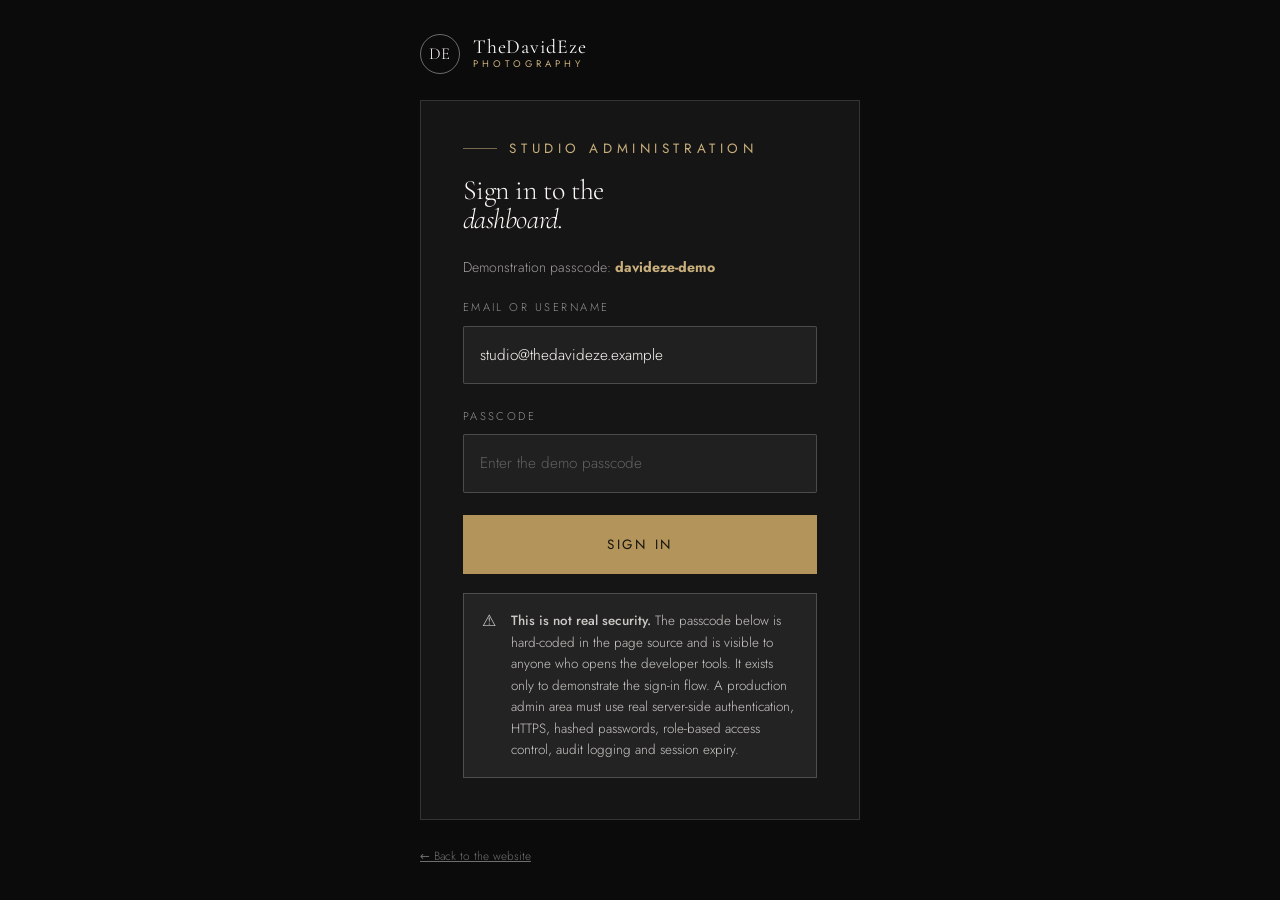
<file: admin.html>
<!DOCTYPE html>
<html lang="en-GB">
<head>
<meta charset="utf-8">
<meta name="viewport" content="width=device-width, initial-scale=1">
<title>Studio Admin — Dashboard Demonstration | TheDavidEze Photography</title>
<meta name="description" content="Studio administration dashboard demonstration for TheDavidEze Photography: bookings, enquiries, calendar, services, pricing, portfolio and revenue. Concept only — no data is stored.">
<meta name="robots" content="noindex, nofollow">
<meta name="theme-color" content="#0B0B0B">
<link rel="canonical" href="https://www.thedavideze.example/admin">
<link rel="icon" href="data:image/svg+xml,%3Csvg xmlns='http://www.w3.org/2000/svg' viewBox='0 0 64 64'%3E%3Crect width='64' height='64' fill='%230B0B0B'/%3E%3Ctext x='50%25' y='58%25' text-anchor='middle' font-family='Georgia,serif' font-size='30' fill='%23B3945A'%3EDE%3C/text%3E%3C/svg%3E">
<link rel="preconnect" href="https://fonts.googleapis.com">
<link rel="preconnect" href="https://fonts.gstatic.com" crossorigin>
<link href="https://fonts.googleapis.com/css2?family=Cormorant+Garamond:ital,wght@0,300;0,400;0,500;1,300;1,400&family=Jost:wght@300;400;500&display=swap" rel="stylesheet">
<link rel="stylesheet" href="css/styles.css">
<style>
  /* Admin-local refinements on top of the shared design system */
  .admin-tabs { display: flex; gap: .5rem; overflow-x: auto; padding-bottom: .4rem; }
  .admin-tabs button {
    font-size: .7rem; letter-spacing: .16em; text-transform: uppercase; white-space: nowrap;
    padding: .55rem .95rem; border: 1px solid var(--line); color: var(--taupe);
  }
  .admin-tabs button[aria-selected="true"] { background: var(--ink); color: var(--paper); border-color: var(--ink); }
  .admin-view { display: none; }
  .admin-view.is-active { display: grid; gap: 1.4rem; animation: fadeUp .45s var(--ease-out) both; }
  .admin-grid { display: grid; gap: 1.4rem; }
  @media (min-width: 1200px) {
    .admin-grid--2 { grid-template-columns: minmax(0,1.5fr) minmax(0,1fr); }
    .admin-grid--3 { grid-template-columns: repeat(3, minmax(0,1fr)); }
  }
  .mix-bar { display: grid; gap: .8rem; }
  .mix-row { display: grid; grid-template-columns: 84px 1fr 44px; gap: .8rem; align-items: center; font-size: .78rem; }
  .mix-row__track { height: 7px; background: var(--warm-2); }
  .mix-row__fill { height: 100%; background: linear-gradient(to right, var(--ink), var(--ink-4)); }
  .detail-drawer {
    position: fixed; inset: 0; z-index: 400; display: grid; grid-template-columns: 1fr minmax(0, 520px);
    background: rgba(6,6,6,.6); backdrop-filter: blur(2px);
  }
  @media (max-width: 900px) { .detail-drawer { grid-template-columns: 1fr; } }
  .detail-drawer__panel {
    grid-column: 2; background: var(--paper); padding: clamp(1.2rem, 3vw, 2rem);
    overflow-y: auto; display: grid; gap: 1.1rem; align-content: start;
    animation: drawerIn .4s var(--ease-out) both;
  }
  @media (max-width: 900px) { .detail-drawer__panel { grid-column: 1; } }
  .price-input { width: 100%; padding: .55rem .7rem; border: 1px solid var(--line); font: inherit; font-size: .9rem;
                 font-variant-numeric: tabular-nums; }
  .price-input:focus { outline: none; border-color: var(--gold); box-shadow: 0 0 0 3px var(--gold-wash); }
  @keyframes drawerIn { from { transform: translateX(24px); opacity: 0; } to { transform: none; opacity: 1; } }
</style>
</head>
<body data-page="admin">
<a class="skip-link" href="#main">Skip to main content</a>

<!-- ================= AUTH GATE ================= -->
<div class="authgate" id="authgate">
  <div style="width:min(440px,100%);display:grid;gap:1.6rem">
    <a class="brand" href="index.html" style="color:var(--paper)" aria-label="TheDavidEze Photography — home">
      <span class="brand__mark" aria-hidden="true">DE</span>
      <span class="brand__text"><span class="brand__name">TheDavidEze</span><span class="brand__tag">Photography</span></span>
    </a>

    <div class="authgate__card">
      <div class="stack">
        <p class="eyebrow eyebrow--onDark">Studio Administration</p>
        <h1 style="font-size:var(--step-2)">Sign in to the<br><span class="display-serif-italic">dashboard.</span></h1>
        <p style="font-size:.88rem;color:rgba(251,249,244,.6)">
          Demonstration passcode: <b style="color:var(--gold-soft)">davideze-demo</b>
        </p>
      </div>

      <form class="form" id="admin-login" novalidate>
        <div class="field">
          <label class="field__label" for="ad-user">Email or username</label>
          <input class="input" type="text" id="ad-user" value="studio@thedavideze.example" autocomplete="username">
        </div>
        <div class="field" data-field="adpass">
          <label class="field__label" for="ad-pass">Passcode</label>
          <input class="input" type="password" id="ad-pass" placeholder="Enter the demo passcode"
                 autocomplete="current-password" aria-describedby="ad-pass-err">
          <p class="field__error" id="ad-pass-err"></p>
        </div>
        <button class="btn btn--gold btn--block" type="submit">Sign in</button>
      </form>

      <div class="notice notice--onDark">
        <span class="notice__ico" aria-hidden="true">⚠</span>
        <p><b>This is not real security.</b> The passcode below is hard-coded in the page source and is visible to
           anyone who opens the developer tools. It exists only to demonstrate the sign-in flow. A production admin
           area must use real server-side authentication, HTTPS, hashed passwords, role-based access control,
           audit logging and session expiry.</p>
      </div>
    </div>

    <p style="font-size:.74rem;color:rgba(251,249,244,.42)">
      <a href="index.html" style="text-decoration:underline">← Back to the website</a>
    </p>
  </div>
</div>

<!-- ================= DASHBOARD ================= -->
<div class="admin is-hidden" id="admin">
  <aside class="admin__rail">
    <a class="admin__brand" href="index.html">
      <span class="brand__mark" aria-hidden="true">DE</span>
      <span class="brand__text"><span class="brand__name">TheDavidEze</span><span class="brand__tag">Studio Admin</span></span>
    </a>

    <nav class="admin__nav" id="admin-nav" aria-label="Dashboard sections">
      <button type="button" data-view="overview" aria-current="true">◈ &nbsp;Overview</button>
      <button type="button" data-view="bookings">◈ &nbsp;Bookings <span class="num" data-count="bookings"></span></button>
      <button type="button" data-view="calendar">◈ &nbsp;Calendar</button>
      <button type="button" data-view="enquiries">◈ &nbsp;Enquiries <span class="num" data-count="enquiries"></span></button>
      <button type="button" data-view="services">◈ &nbsp;Services &amp; pricing</button>
      <button type="button" data-view="portfolio">◈ &nbsp;Portfolio</button>
      <button type="button" data-view="revenue">◈ &nbsp;Revenue</button>
      <button type="button" data-view="settings">◈ &nbsp;Settings</button>
    </nav>

    <div class="stack stack--sm" style="margin-top:auto">
      <div class="notice notice--onDark" style="grid-template-columns:1fr;padding:.9rem 1rem">
        <p style="font-size:.72rem"><b>Not persisted.</b> Every figure in this dashboard is fictional demonstration
          data held only in the browser's memory. Refreshing the page resets it. Connect a database before treating
          any of it as real.</p>
      </div>
      <button class="btn btn--light btn--sm btn--block" type="button" id="admin-logout">Sign out</button>
      <a href="index.html" style="font-size:.74rem;color:rgba(251,249,244,.5);text-align:center">View public website →</a>
    </div>
  </aside>

  <div class="admin__main" id="main">
    <div class="admin__topbar">
      <div class="admin__title">
        <h1 id="view-title">Overview</h1>
        <p id="view-sub">Studio performance at a glance — demonstration data</p>
      </div>
      <div style="display:flex;gap:.6rem;align-items:center;flex-wrap:wrap">
        <span class="badge badge--pending badge--dot">demo session</span>
        <button class="mini-btn mini-btn--gold" type="button" id="seed-new">+ New booking</button>
      </div>
    </div>

    <div class="admin-tabs" id="admin-tabs" role="tablist" aria-label="Dashboard sections"></div>

    <!-- Views are rendered into these containers by js/admin.js -->
    <div class="admin-view" data-view="overview"   role="tabpanel"></div>
    <div class="admin-view" data-view="bookings"  role="tabpanel"></div>
    <div class="admin-view" data-view="calendar"  role="tabpanel"></div>
    <div class="admin-view" data-view="enquiries" role="tabpanel"></div>
    <div class="admin-view" data-view="services"  role="tabpanel"></div>
    <div class="admin-view" data-view="portfolio" role="tabpanel"></div>
    <div class="admin-view" data-view="revenue"   role="tabpanel"></div>
    <div class="admin-view" data-view="settings"  role="tabpanel"></div>
  </div>
</div>

<button class="to-top" type="button" aria-label="Back to top">
  <svg width="12" height="14" viewBox="0 0 12 14" aria-hidden="true"><path d="M6 13V1M1 6l5-5 5 5" stroke="currentColor" stroke-width="1.3" fill="none"/></svg>
</button>

<script src="js/config.js"></script>
<script src="js/app.js"></script>
<script src="js/render.js"></script>
<script src="js/admin.js"></script>
</body>
</html>
</file>
<file: css/styles.css>
/* ==========================================================================
   TheDavidEze Photography — Design System
   Studio: TheVials Services
   Identity: Black / Warm-White / Muted Gold
   --------------------------------------------------------------------------
   TABLE OF CONTENTS
   01. Tokens (custom properties)
   02. Reset & base
   03. Typography
   04. Layout primitives
   05. Buttons & links
   06. Header & navigation
   07. Hero
   08. Editorial sections
   09. Cards (collection / service / pricing)
   10. Gallery & masonry
   11. Lightbox
   12. Forms
   13. Tables
   14. Accordion / FAQ
   15. Footer
   16. Utility & states
   17. Admin dashboard
   18. Animations & motion
   19. Responsive
   20. Accessibility & reduced motion
   ========================================================================== */

/* 01. TOKENS ============================================================= */
:root {
  /* Palette */
  --ink:        #0B0B0B;
  --ink-2:      #131313;
  --ink-3:      #1B1B1A;
  --ink-4:      #262624;
  --charcoal:   #3A3A36;
  --taupe:      #6E6A61;
  --stone:      #9C978C;
  --paper:      #FBF9F4;
  --warm:       #F4F0E8;
  --warm-2:     #EDE7DB;
  --line:       rgba(11, 11, 11, .10);
  --line-light: rgba(251, 249, 244, .16);

  --gold:       #B3945A;
  --gold-soft:  #C9AF7C;
  --gold-deep:  #8E7440;
  --gold-wash:  rgba(179, 148, 90, .10);

  /* Semantic */
  --danger:     #A83B2E;
  --success:    #3E6B4F;
  --focus:      #B3945A;

  /* Type */
  --font-display: "Cormorant Garamond", "Times New Roman", serif;
  --font-body:    "Jost", "Inter", system-ui, -apple-system, "Segoe UI", sans-serif;

  /* Scale */
  --step--1: clamp(.78rem, .74rem + .2vw, .84rem);
  --step-0:  clamp(.95rem, .90rem + .25vw, 1.02rem);
  --step-1:  clamp(1.12rem, 1.03rem + .4vw, 1.28rem);
  --step-2:  clamp(1.42rem, 1.24rem + .8vw, 1.75rem);
  --step-3:  clamp(1.9rem, 1.5rem + 1.7vw, 2.7rem);
  --step-4:  clamp(2.5rem, 1.7rem + 3.4vw, 4.1rem);
  --step-5:  clamp(3rem, 1.6rem + 5.6vw, 6rem);

  /* Space rhythm */
  --s-1: .5rem;   --s-2: .85rem;  --s-3: 1.25rem; --s-4: 1.75rem;
  --s-5: 2.5rem;  --s-6: 3.5rem;  --s-7: 5rem;    --s-8: 7rem;
  --s-9: 9.5rem;  --s-10: 12rem;

  --section-y: clamp(4.5rem, 3rem + 6vw, 9rem);
  --gutter:    clamp(1.25rem, 4vw, 4.5rem);
  --maxw:      1500px;
  --measure:   62ch;

  /* Motion */
  --ease:      cubic-bezier(.22, .61, .36, 1);
  --ease-out:  cubic-bezier(.16, 1, .3, 1);
  --dur:       .55s;
  --dur-fast:  .25s;

  --radius-s: 2px;
  --radius-m: 4px;

  --shadow-s: 0 1px 2px rgba(0,0,0,.05), 0 8px 24px -12px rgba(0,0,0,.18);
  --shadow-m: 0 24px 60px -28px rgba(0,0,0,.42);
  --shadow-l: 0 48px 110px -40px rgba(0,0,0,.55);

  /* Header height, referenced by sticky nav + anchor offsets */
  --header-h: 86px;
}

/* 02. RESET & BASE ======================================================= */
*, *::before, *::after { box-sizing: border-box; }
* { margin: 0; }

html {
  -webkit-text-size-adjust: 100%;
  scroll-behavior: smooth;
  scroll-padding-top: calc(var(--header-h) + 1rem);
}
body {
  font-family: var(--font-body);
  font-size: var(--step-0);
  line-height: 1.72;
  font-weight: 300;
  color: var(--ink);
  background: var(--paper);
  -webkit-font-smoothing: antialiased;
  -moz-osx-font-smoothing: grayscale;
  overflow-x: hidden;
}
img, picture, video, canvas, svg { display: block; max-width: 100%; height: auto; }
img { background: linear-gradient(110deg, #E9E4DA, #F4F0E8 55%, #E4DFD4); }
button, input, select, textarea { font: inherit; color: inherit; }
button { background: none; border: 0; cursor: pointer; }
a { color: inherit; text-decoration: none; }
ul, ol { list-style: none; padding: 0; }
table { border-collapse: collapse; width: 100%; }
::selection { background: var(--gold); color: var(--paper); }

:focus-visible {
  outline: 2px solid var(--focus);
  outline-offset: 3px;
  border-radius: 1px;
}

/* Skip link */
.skip-link {
  position: fixed; top: -100px; left: 1rem; z-index: 999;
  background: var(--ink); color: var(--paper);
  padding: .7rem 1.2rem; font-size: var(--step--1);
  letter-spacing: .14em; text-transform: uppercase;
  transition: top var(--dur-fast) var(--ease);
}
.skip-link:focus { top: 1rem; }

/* 03. TYPOGRAPHY ========================================================= */
h1, h2, h3, h4, h5 {
  font-family: var(--font-display);
  font-weight: 300;
  line-height: 1.06;
  letter-spacing: -.015em;
  text-wrap: balance;
}
h1 { font-size: var(--step-5); }
h2 { font-size: var(--step-4); }
h3 { font-size: var(--step-3); }
h4 { font-size: var(--step-2); }
h5 { font-size: var(--step-1); }

p { max-width: var(--measure); text-wrap: pretty; }
p + p { margin-top: 1.15em; }

/* Micro label — the signature editorial device */
.eyebrow,
.eyebrow--onDark {
  font-family: var(--font-body);
  font-size: var(--step--1);
  font-weight: 400;
  letter-spacing: .34em;
  text-transform: uppercase;
  color: var(--gold-deep);
  display: inline-flex;
  align-items: center;
  gap: .8rem;
  line-height: 1;
}
.eyebrow::before {
  content: ""; width: 34px; height: 1px; background: currentColor; opacity: .55;
}
.eyebrow--onDark { color: var(--gold-soft); }
.eyebrow--plain::before { display: none; }

.display-serif-italic {
  font-family: var(--font-display);
  font-style: italic;
  font-weight: 300;
}
.lead {
  font-size: var(--step-1);
  line-height: 1.65;
  color: var(--charcoal);
  font-weight: 300;
}
.on-dark .lead, .lead--light { color: rgba(251,249,244,.72); }
.text--muted { color: var(--taupe); }
.text--gold  { color: var(--gold-deep); }
.text--xs    { font-size: var(--step--1); }
.text--center { text-align: center; }
.text--center p { margin-inline: auto; }
.dropcap::first-letter {
  font-family: var(--font-display);
  font-size: 4.4em; float: left; line-height: .78;
  padding: .06em .12em 0 0; color: var(--gold-deep);
}

/* 04. LAYOUT PRIMITIVES ================================================= */
.container {
  width: 100%; max-width: var(--maxw);
  margin-inline: auto;
  padding-inline: var(--gutter);
}
.container--narrow { max-width: 900px; }
.container--wide   { max-width: 1750px; }

.section { padding-block: var(--section-y); position: relative; }
.section--tight { padding-block: clamp(2.5rem, 1.8rem + 3vw, 4.5rem); }
.section--warm { background: var(--warm); }
.section--ink  { background: var(--ink); color: var(--paper); }
.section--ink p { color: rgba(251,249,244,.68); }

.section-head {
  display: grid; gap: var(--s-3);
  margin-bottom: clamp(2.5rem, 1.8rem + 3vw, 4.5rem);
}
.section-head--row {
  grid-template-columns: 1fr;
  align-items: end;
}
@media (min-width: 900px) {
  .section-head--row {
    grid-template-columns: minmax(0,1.15fr) minmax(0,.85fr);
    gap: var(--s-6);
  }
}
.section-head--row .head-aside { justify-self: end; text-align: right; }
.section-head--row .head-aside p { margin-left: auto; }

.grid { display: grid; gap: var(--s-5); }
.grid--2 { grid-template-columns: 1fr; }
.grid--3 { grid-template-columns: 1fr; }
.grid--4 { grid-template-columns: repeat(2, 1fr); gap: var(--s-3); }
@media (min-width: 700px)  { .grid--2 { grid-template-columns: repeat(2, 1fr); } }
@media (min-width: 940px)  { .grid--3 { grid-template-columns: repeat(3, 1fr); } }
@media (min-width: 940px)  { .grid--4 { grid-template-columns: repeat(4, 1fr); } }

/* Editorial two-column split with asymmetric ratio */
.split {
  display: grid; gap: clamp(2rem, 4vw, 5rem);
  grid-template-columns: 1fr;
  align-items: center;
}
@media (min-width: 980px) {
  .split       { grid-template-columns: minmax(0,.92fr) minmax(0,1.08fr); }
  .split--rev  { grid-template-columns: minmax(0,1.08fr) minmax(0,.92fr); }
  .split--rev .split__media { order: 2; }
}

.rule { height: 1px; background: var(--line); border: 0; }
.rule--light { background: var(--line-light); }
.stack { display: grid; gap: var(--s-3); }
.stack--xs { gap: var(--s-1); }
.stack--sm { gap: var(--s-2); }
.stack--lg { gap: var(--s-5); }

/* Numbered editorial index list */
.index-list { counter-reset: idx; display: grid; gap: 0; }
.index-list > li {
  counter-increment: idx;
  display: grid; grid-template-columns: auto 1fr; gap: 1.4rem;
  padding-block: 1.4rem; border-top: 1px solid var(--line);
  align-items: baseline;
}
.index-list > li:last-child { border-bottom: 1px solid var(--line); }
.index-list > li::before {
  content: counter(idx, decimal-leading-zero);
  font-size: var(--step--1); letter-spacing: .2em;
  color: var(--gold-deep); font-variant-numeric: tabular-nums;
}

/* Media frame — the signature image treatment */
.frame { position: relative; overflow: hidden; background: var(--warm-2); }
.frame img { width: 100%; height: 100%; object-fit: cover; }
.frame--ratio-4x5 { aspect-ratio: 4/5; }
.frame--ratio-3x4 { aspect-ratio: 3/4; }
.frame--ratio-1x1 { aspect-ratio: 1/1; }
.frame--ratio-16x9{ aspect-ratio: 16/9; }
.frame--ratio-3x2 { aspect-ratio: 3/2; }
.frame--ratio-2x3 { aspect-ratio: 2/3; }
.frame--full { height: 100%; }

/* Duotone-ish hover reveal on editorial imagery */
.frame--reveal img {
  filter: saturate(.78) contrast(1.04);
  transition: transform 1.1s var(--ease-out), filter .8s var(--ease), opacity .6s var(--ease);
}
.frame--reveal:hover img,
.frame--reveal:focus-within img {
  transform: scale(1.045);
  filter: saturate(1) contrast(1.02);
}
.frame--mono img { filter: grayscale(1) contrast(1.08); transition: filter .7s var(--ease), transform 1.1s var(--ease-out); }
.frame--mono:hover img { filter: grayscale(0); }

/* Offset gold hairline detail */
.frame--offset::after {
  content: ""; position: absolute; inset: auto -14px -14px auto;
  width: 55%; height: 55%; border-right: 1px solid var(--gold); border-bottom: 1px solid var(--gold);
  opacity: .6; pointer-events: none;
  transition: inset .8s var(--ease-out);
}
.frame--offset:hover::after { inset: auto -8px -8px auto; }

/* 05. BUTTONS & LINKS =================================================== */
.btn {
  --btn-bg: var(--ink); --btn-fg: var(--paper); --btn-bd: var(--ink);
  position: relative; display: inline-flex; align-items: center; justify-content: center;
  gap: .7rem; padding: 1.05rem 2.1rem;
  font-size: var(--step--1); font-weight: 400;
  letter-spacing: .2em; text-transform: uppercase;
  background: var(--btn-bg); color: var(--btn-fg);
  border: 1px solid var(--btn-bd);
  overflow: hidden; isolation: isolate;
  transition: color var(--dur-fast) var(--ease), border-color var(--dur-fast) var(--ease), opacity var(--dur-fast);
  cursor: pointer; white-space: nowrap;
}
.btn::before {
  content: ""; position: absolute; inset: 0; z-index: -1;
  background: var(--gold); transform: translateY(101%);
  transition: transform .5s var(--ease-out);
}
.btn:hover::before, .btn:focus-visible::before { transform: translateY(0); }
.btn:hover, .btn:focus-visible { border-color: var(--gold); }
.btn:active { transform: translateY(1px); }
.btn[disabled], .btn.is-disabled { opacity: .42; cursor: not-allowed; }
.btn[disabled]::before, .btn.is-disabled::before { transform: translateY(101%); }

.btn--gold    { --btn-bg: var(--gold); --btn-fg: #14120D; --btn-bd: var(--gold); }
.btn--gold::before { background: var(--paper); }
.btn--outline { --btn-bg: transparent; --btn-fg: var(--ink); --btn-bd: rgba(11,11,11,.28); }
.btn--light   { --btn-bg: transparent; --btn-fg: var(--paper); --btn-bd: rgba(251,249,244,.38); }
.btn--light::before { background: var(--paper); }
.btn--light:hover, .btn--light:focus-visible { color: var(--ink); border-color: var(--paper); }
.btn--sm      { padding: .72rem 1.3rem; letter-spacing: .16em; }
.btn--block   { width: 100%; }

/* Animated text link with arrow */
.link-arrow {
  display: inline-flex; align-items: center; gap: .6rem;
  font-size: var(--step--1); letter-spacing: .2em; text-transform: uppercase;
  font-weight: 400; color: var(--ink);
  padding-bottom: .35rem; position: relative;
}
.link-arrow::after {
  content: ""; position: absolute; left: 0; bottom: 0; height: 1px; width: 100%;
  background: currentColor; transform: scaleX(.22); transform-origin: left;
  transition: transform .5s var(--ease-out);
}
.link-arrow:hover::after, .link-arrow:focus-visible::after { transform: scaleX(1); }
.link-arrow svg, .link-arrow .ico { transition: transform .5s var(--ease-out); }
.link-arrow:hover svg, .link-arrow:hover .ico { transform: translateX(6px); }
.link-arrow--light { color: var(--paper); }

.nav-link-underline { position: relative; }
.nav-link-underline::after {
  content: ""; position: absolute; left: 0; bottom: -3px; width: 100%; height: 1px;
  background: var(--gold); transform: scaleX(0); transform-origin: right;
  transition: transform .45s var(--ease-out);
}
.nav-link-underline:hover::after,
.nav-link-underline[aria-current="page"]::after { transform: scaleX(1); transform-origin: left; }

/* 06. HEADER & NAVIGATION =============================================== */
.site-header {
  position: fixed; inset: 0 0 auto 0; z-index: 200;
  transition: background var(--dur) var(--ease), box-shadow var(--dur) var(--ease),
              border-color var(--dur) var(--ease), transform .5s var(--ease);
  border-bottom: 1px solid transparent;
  color: var(--paper);
}
.site-header__inner {
  display: flex; align-items: center; justify-content: space-between;
  gap: var(--s-4);
  height: var(--header-h);
  max-width: var(--maxw); margin-inline: auto;
  padding-inline: var(--gutter);
}
.brand { display: inline-flex; align-items: center; gap: .8rem; line-height: 1; }
.brand__mark {
  width: 40px; height: 40px; flex: none;
  display: grid; place-items: center;
  border: 1px solid rgba(251,249,244,.4); border-radius: 50%;
  font-family: var(--font-display); font-size: 1.05rem; letter-spacing: .04em;
  transition: border-color var(--dur-fast) var(--ease), background var(--dur-fast) var(--ease), color var(--dur-fast);
}
.brand__text { display: grid; gap: .18rem; }
.brand__name {
  font-family: var(--font-display); font-size: 1.24rem; letter-spacing: .045em;
  font-weight: 400; white-space: nowrap;
}
.brand__tag {
  font-size: .6rem; letter-spacing: .42em; text-transform: uppercase;
  color: var(--gold-soft); font-weight: 400;
}
.site-header.is-scrolled,
.site-header.is-solid {
  background: rgba(251,249,244,.93);
  backdrop-filter: saturate(140%) blur(14px);
  -webkit-backdrop-filter: saturate(140%) blur(14px);
  color: var(--ink);
  border-bottom-color: var(--line);
  box-shadow: 0 1px 0 rgba(0,0,0,.02), 0 14px 40px -34px rgba(0,0,0,.4);
}
.site-header.is-scrolled .brand__mark,
.site-header.is-solid .brand__mark { border-color: rgba(11,11,11,.3); color: var(--ink); }
.site-header.is-scrolled .brand__tag { color: var(--gold-deep); }
.site-header.is-hidden { transform: translateY(-102%); }

.nav { display: none; }
@media (min-width: 1080px) {
  .nav { display: block; }
  .nav__list { display: flex; align-items: center; gap: clamp(1.1rem, 1.6vw, 2.1rem); }
  .nav__link {
    font-size: .76rem; letter-spacing: .19em; text-transform: uppercase; font-weight: 400;
    padding: .55rem 0; display: inline-block; opacity: .88;
    transition: opacity var(--dur-fast) var(--ease);
  }
  .nav__link:hover { opacity: 1; }
  .nav__link[aria-current="page"] { color: var(--gold-deep); }
  .site-header.is-scrolled .nav__link[aria-current="page"],
  .site-header.is-solid .nav__link[aria-current="page"] { color: var(--gold-deep); }
  .header-cta { display: inline-flex; }
}
.header-cta { display: none; }

/* Burger */
.burger {
  width: 48px; height: 48px; display: grid; place-items: center;
  position: relative; z-index: 320; border-radius: 50%;
  transition: background var(--dur-fast);
}
.burger__bars { display: grid; gap: 6px; width: 24px; }
.burger__bars span {
  display: block; height: 1px; background: currentColor;
  transition: transform .45s var(--ease-out), opacity .3s var(--ease), width .45s var(--ease-out);
}
.burger__bars span:nth-child(2) { width: 17px; justify-self: end; }
.burger[aria-expanded="true"] .burger__bars span:nth-child(1) { transform: translateY(3.5px) rotate(45deg); width: 24px; }
.burger[aria-expanded="true"] .burger__bars span:nth-child(2) { opacity: 0; }
.burger[aria-expanded="true"] .burger__bars span:nth-child(3) { transform: translateY(-3.5px) rotate(-45deg); width: 24px; }
@media (min-width: 1080px) { .burger { display: none; } }

/* Mobile drawer */
.drawer {
  position: fixed; inset: 0; z-index: 300;
  background: var(--ink); color: var(--paper);
  display: grid; grid-template-rows: auto 1fr auto;
  padding: calc(var(--header-h) + 1rem) var(--gutter) 2rem;
  transform: translateY(-100%); visibility: hidden;
  transition: transform .7s var(--ease-out), visibility .7s;
  overflow-y: auto;
}
.drawer.is-open { transform: translateY(0); visibility: visible; }
.drawer__nav { display: grid; gap: .15rem; align-content: start; }
.drawer__link {
  font-family: var(--font-display); font-size: clamp(1.9rem, 7vw, 2.7rem);
  padding: .35rem 0; display: flex; align-items: baseline; gap: .9rem;
  border-bottom: 1px solid rgba(251,249,244,.09);
  opacity: 0; transform: translateY(18px);
  transition: opacity .6s var(--ease), transform .6s var(--ease-out), color .3s;
}
.drawer.is-open .drawer__link { opacity: 1; transform: none; }
.drawer__link:hover, .drawer__link[aria-current="page"] { color: var(--gold-soft); }
.drawer__num {
  font-family: var(--font-body); font-size: .62rem; letter-spacing: .22em;
  color: var(--gold); opacity: .8;
}
.drawer__foot { display: grid; gap: 1rem; margin-top: 2.5rem; }
.drawer__social { display: flex; gap: 1.2rem; flex-wrap: wrap; }
.drawer__social a {
  font-size: .7rem; letter-spacing: .22em; text-transform: uppercase;
  color: rgba(251,249,244,.6); transition: color .3s;
}
.drawer__social a:hover { color: var(--gold-soft); }
body.nav-locked { overflow: hidden; }

/* 07. HERO ============================================================== */
.hero {
  position: relative; min-height: 100svh;
  display: flex; align-items: flex-end;
  isolation: isolate; overflow: hidden;
  background: var(--ink); color: var(--paper);
}
.hero__media { position: absolute; inset: 0; z-index: -2; }
.hero__media img {
  width: 100%; height: 100%; object-fit: cover;
  animation: heroBreathe 22s ease-in-out infinite alternate;
}
.hero__scrim {
  position: absolute; inset: 0; z-index: -1;
  background:
    linear-gradient(to top, rgba(5,5,5,.92) 0%, rgba(5,5,5,.52) 38%, rgba(5,5,5,.18) 66%, rgba(5,5,5,.42) 100%),
    linear-gradient(to right, rgba(5,5,5,.55), transparent 62%);
}
.hero__inner {
  width: 100%; max-width: var(--maxw); margin-inline: auto;
  padding: calc(var(--header-h) + 3rem) var(--gutter) clamp(3rem, 8vh, 6rem);
  display: grid; gap: clamp(1.5rem, 3vw, 2.6rem);
}
.hero__title { max-width: 17ch; }
.hero__title em {
  font-family: var(--font-display); font-style: italic; color: var(--gold-soft);
}
.hero__meta {
  display: flex; flex-wrap: wrap; gap: .6rem 2.4rem; align-items: center;
  font-size: var(--step--1); letter-spacing: .22em; text-transform: uppercase;
  color: rgba(251,249,244,.7);
}
.hero__meta span:not(:first-child)::before {
  content: "—"; margin-right: 2.4rem; color: var(--gold); opacity: .7;
}
.hero__actions { display: flex; flex-wrap: wrap; gap: 1rem; }
.hero__aside {
  position: absolute; right: var(--gutter); bottom: clamp(3rem, 8vh, 6rem);
  max-width: 260px; display: none;
  border-left: 1px solid rgba(251,249,244,.28); padding-left: 1.3rem;
}
@media (min-width: 1180px) { .hero__aside { display: block; } }
.hero__aside p { font-size: .85rem; color: rgba(251,249,244,.7); line-height: 1.7; }

.scroll-cue {
  position: absolute; left: 50%; bottom: 1.4rem; transform: translateX(-50%);
  display: grid; justify-items: center; gap: .5rem; z-index: 2;
  font-size: .58rem; letter-spacing: .34em; text-transform: uppercase;
  color: rgba(251,249,244,.62);
}
.scroll-cue i {
  display: block; width: 1px; height: 44px;
  background: linear-gradient(to bottom, var(--gold), transparent);
  animation: cueDrop 2.6s var(--ease) infinite;
}

/* Secondary page banner */
.page-hero {
  position: relative; padding: calc(var(--header-h) + clamp(3rem,7vw,5.5rem)) 0 clamp(2.5rem,5vw,4rem);
  background: var(--ink); color: var(--paper); overflow: hidden;
}
.page-hero__bg { position: absolute; inset: 0; z-index: 0; }
.page-hero__bg img { width: 100%; height: 100%; object-fit: cover; opacity: .32; filter: saturate(.7); }
.page-hero__bg::after {
  content: ""; position: absolute; inset: 0;
  background: linear-gradient(to top, var(--ink) 2%, rgba(11,11,11,.72) 60%, rgba(11,11,11,.88));
}
.page-hero .container { position: relative; z-index: 1; }
.page-hero__title { max-width: 22ch; }
.page-hero__crumbs {
  font-size: var(--step--1); letter-spacing: .2em; text-transform: uppercase;
  color: rgba(251,249,244,.55); display: flex; flex-wrap: wrap; gap: .5rem 1rem; margin-bottom: 1.2rem;
}
.page-hero__crumbs a:hover { color: var(--gold-soft); }

/* 08. EDITORIAL SECTIONS ================================================ */
/* Sticky-rail editorial layout used on About / Services detail */
.editorial { display: grid; gap: clamp(2.5rem, 5vw, 5rem); }
@media (min-width: 1000px) {
  .editorial { grid-template-columns: minmax(0,.32fr) minmax(0,.68fr); }
  .editorial__rail { position: sticky; top: calc(var(--header-h) + 2rem); align-self: start; }
}
.editorial__body { display: grid; gap: var(--s-5); }

/* Full-bleed quote band */
.quote-band {
  position: relative; padding: clamp(4rem, 8vw, 8rem) 0; text-align: center;
  background: var(--ink); color: var(--paper); overflow: hidden;
}
.quote-band__mark {
  font-family: var(--font-display); font-size: clamp(5rem, 14vw, 10rem); line-height: .5;
  color: var(--gold); opacity: .32; display: block; margin-bottom: 1.5rem;
}
.quote-band blockquote {
  font-family: var(--font-display); font-size: var(--step-3); line-height: 1.28;
  max-width: 26ch; margin-inline: auto; font-weight: 300; text-wrap: balance;
}
.quote-band figcaption {
  margin-top: 2rem; font-size: var(--step--1); letter-spacing: .28em; text-transform: uppercase;
  color: rgba(251,249,244,.55);
}

/* Marquee strip (instagram / capabilities) */
.marquee {
  display: flex; overflow: hidden; gap: 1rem;
  mask-image: linear-gradient(to right, transparent, #000 8%, #000 92%, transparent);
  -webkit-mask-image: linear-gradient(to right, transparent, #000 8%, #000 92%, transparent);
  padding-block: .6rem;
}
.marquee__track {
  display: flex; gap: 1rem; flex: none;
  animation: marquee 46s linear infinite;
}
.marquee--slow .marquee__track { animation-duration: 70s; }
.marquee:hover .marquee__track { animation-play-state: paused; }
.marquee__item {
  flex: none; width: 210px; aspect-ratio: 1; overflow: hidden; background: var(--warm-2);
  position: relative; display: block;
}
@media (min-width: 700px) { .marquee__item { width: 250px; } }
.marquee__item img { width: 100%; height: 100%; object-fit: cover; transition: transform 1s var(--ease-out), filter .6s; filter: saturate(.8); }
.marquee__item:hover img { transform: scale(1.08); filter: saturate(1); }
.marquee__item::after {
  content: attr(data-ig); position: absolute; inset: auto 0 0 0; padding: .8rem;
  font-size: .6rem; letter-spacing: .24em; text-transform: uppercase; color: var(--paper);
  background: linear-gradient(to top, rgba(0,0,0,.75), transparent);
  opacity: 0; transition: opacity .4s;
}
.marquee__item:hover::after { opacity: 1; }

/* Stat row */
.stats { display: grid; grid-template-columns: repeat(2, 1fr); gap: var(--s-4); }
@media (min-width: 860px) { .stats { grid-template-columns: repeat(4, 1fr); } }
.stat { border-top: 1px solid var(--line); padding-top: 1.1rem; }
.stat__value {
  font-family: var(--font-display); font-size: var(--step-3); line-height: 1;
  color: var(--ink); font-variant-numeric: tabular-nums;
}
.stat__label { font-size: var(--step--1); letter-spacing: .2em; text-transform: uppercase; color: var(--taupe); margin-top: .5rem; }
.stat--note { font-size: .66rem; letter-spacing: .1em; color: var(--stone); display: block; margin-top: .3rem; text-transform: none; }

/* 09. CARDS ============================================================= */
/* Collection card — large editorial tile */
.collection {
  position: relative; display: block; overflow: hidden; background: var(--ink);
  isolation: isolate;
}
.collection__media { aspect-ratio: 4/5; overflow: hidden; }
.collection__media img {
  width: 100%; height: 100%; object-fit: cover;
  transition: transform 1.3s var(--ease-out), opacity .7s var(--ease), filter .7s var(--ease);
  filter: saturate(.82) brightness(.9); opacity: .92;
}
.collection:hover .collection__media img,
.collection:focus-visible .collection__media img {
  transform: scale(1.06); filter: saturate(1) brightness(1); opacity: 1;
}
.collection__body {
  position: absolute; inset: auto 0 0 0; padding: clamp(1.2rem, 2.4vw, 2rem);
  background: linear-gradient(to top, rgba(5,5,5,.9), rgba(5,5,5,.25) 60%, transparent);
  color: var(--paper); display: grid; gap: .4rem;
}
.collection__cat {
  font-size: .62rem; letter-spacing: .28em; text-transform: uppercase; color: var(--gold-soft);
}
.collection__title { font-size: var(--step-2); line-height: 1.1; }
.collection__meta { font-size: .78rem; color: rgba(251,249,244,.72); letter-spacing: .06em; }
.collection__cta {
  font-size: .68rem; letter-spacing: .24em; text-transform: uppercase;
  display: inline-flex; align-items: center; gap: .5rem; margin-top: .5rem;
  opacity: 0; transform: translateY(8px);
  transition: opacity .5s var(--ease), transform .5s var(--ease-out);
}
.collection:hover .collection__cta, .collection:focus-visible .collection__cta { opacity: 1; transform: none; }
@media (hover: none) { .collection__cta { opacity: 1; transform: none; } }

/* Service card */
.service-card {
  position: relative; background: var(--paper);
  border: 1px solid var(--line); padding: clamp(1.5rem, 2.6vw, 2.2rem);
  display: grid; gap: 1rem; align-content: start;
  transition: border-color var(--dur) var(--ease), background var(--dur) var(--ease), transform var(--dur) var(--ease), box-shadow var(--dur) var(--ease);
}
.service-card:hover {
  border-color: rgba(179,148,90,.55); background: #fff;
  transform: translateY(-4px); box-shadow: var(--shadow-m);
}
.service-card__num {
  font-size: .62rem; letter-spacing: .3em; color: var(--gold-deep);
}
.service-card h3 { font-size: var(--step-2); }
.service-card p { color: var(--charcoal); font-size: .95rem; }
.service-card__list { display: grid; gap: .45rem; font-size: .86rem; color: var(--charcoal); }
.service-card__list li { display: flex; gap: .65rem; align-items: baseline; }
.service-card__list li::before {
  content: ""; width: 4px; height: 4px; background: var(--gold); flex: none;
  transform: translateY(-3px); border-radius: 50%;
}
.service-card__price {
  margin-top: auto; padding-top: 1rem; border-top: 1px solid var(--line);
  display: flex; justify-content: space-between; align-items: baseline; gap: 1rem; flex-wrap: wrap;
}
.service-card__price b { font-family: var(--font-display); font-size: 1.5rem; font-weight: 500; }

/* Pricing card */
.price-card {
  position: relative; display: flex; flex-direction: column;
  background: var(--paper); border: 1px solid var(--line);
  padding: clamp(1.6rem, 2.6vw, 2.4rem);
  transition: border-color .5s var(--ease), transform .5s var(--ease), box-shadow .5s var(--ease);
}
.price-card:hover { transform: translateY(-6px); box-shadow: var(--shadow-m); border-color: rgba(179,148,90,.5); }
.price-card--featured {
  background: var(--ink); color: var(--paper); border-color: var(--gold-deep);
}
.price-card--featured .price-card__name,
.price-card--featured .price-card__amount { color: var(--paper); }
.price-card--featured .price-card__features li { color: rgba(251,249,244,.78); border-color: rgba(251,249,244,.12); }
.price-card--featured .price-card__features li::before { background: var(--gold-soft); }
.price-card__flag {
  position: absolute; top: 0; right: 0; transform: translateY(-50%);
  background: var(--gold); color: #14120D;
  font-size: .6rem; letter-spacing: .24em; text-transform: uppercase;
  padding: .42rem .9rem;
}
.price-card__tier {
  font-size: .64rem; letter-spacing: .3em; text-transform: uppercase; color: var(--gold-deep);
}
.price-card__name { font-size: var(--step-2); margin-top: .5rem; }
.price-card__amount {
  font-family: var(--font-display); font-size: var(--step-3); line-height: 1;
  margin: 1.2rem 0 .3rem; font-weight: 400; font-variant-numeric: tabular-nums;
}
.price-card__note { font-size: .76rem; color: var(--taupe); letter-spacing: .04em; }
.price-card--featured .price-card__note { color: rgba(251,249,244,.6); }
.price-card__features { margin: 1.6rem 0 2rem; display: grid; }
.price-card__features li {
  display: flex; gap: .7rem; padding: .58rem 0; align-items: baseline;
  border-top: 1px solid var(--line); font-size: .88rem; color: var(--charcoal);
}
.price-card__features li::before {
  content: ""; width: 4px; height: 4px; background: var(--gold); flex: none; border-radius: 50%;
  transform: translateY(-3px);
}
.price-card .btn { margin-top: auto; }

/* 10. GALLERY & MASONRY ================================================= */
.filters { display: flex; flex-wrap: wrap; gap: .5rem; }
.filter-btn {
  font-size: var(--step--1); letter-spacing: .18em; text-transform: uppercase;
  padding: .6rem 1.1rem; border: 1px solid var(--line); color: var(--taupe);
  transition: all var(--dur-fast) var(--ease);
}
.filter-btn:hover { color: var(--ink); border-color: rgba(11,11,11,.35); }
.filter-btn[aria-pressed="true"] {
  background: var(--ink); color: var(--paper); border-color: var(--ink);
}
.filter-btn .count { opacity: .55; margin-left: .35rem; }

.masonry { columns: 1; column-gap: 1rem; }
@media (min-width: 560px)  { .masonry { columns: 2; } }
@media (min-width: 980px)  { .masonry { columns: 3; column-gap: 1.4rem; } }
@media (min-width: 1400px) { .masonry { columns: 4; column-gap: 1.6rem; } }
.masonry__item {
  break-inside: avoid; margin-bottom: 1rem; position: relative; display: block;
  overflow: hidden; background: var(--warm-2);
  animation: fadeUp .7s var(--ease-out) both;
}
@media (min-width: 980px) { .masonry__item { margin-bottom: 1.4rem; } }
.masonry__item img {
  width: 100%; display: block; object-fit: cover;
  transition: transform 1.2s var(--ease-out), filter .6s var(--ease);
  filter: saturate(.85);
}
.masonry__item:hover img { transform: scale(1.05); filter: saturate(1); }
.masonry__item figcaption {
  position: absolute; inset: auto 0 0 0; padding: 1.5rem 1.1rem .9rem;
  color: var(--paper); font-size: .7rem; letter-spacing: .18em; text-transform: uppercase;
  background: linear-gradient(to top, rgba(5,5,5,.85), transparent);
  opacity: 0; transform: translateY(10px);
  transition: opacity .45s var(--ease), transform .45s var(--ease-out);
  display: flex; justify-content: space-between; gap: .8rem; align-items: baseline;
}
.masonry__item:hover figcaption, .masonry__item:focus-visible figcaption { opacity: 1; transform: none; }
@media (hover: none) { .masonry__item figcaption { opacity: 1; transform: none; } }

/* Editorial offset grid */
.offset-grid { display: grid; gap: clamp(1rem, 2vw, 2rem); grid-template-columns: 1fr; }
@media (min-width: 760px) {
  .offset-grid { grid-template-columns: repeat(6, 1fr); }
  .offset-grid > * { grid-column: span 3; }
  .offset-grid > .span-tall  { grid-column: span 3; grid-row: span 2; }
  .offset-grid > .span-wide  { grid-column: span 4; }
  .offset-grid > .offset-up  { transform: translateY(clamp(1rem, 3vw, 3.5rem)); }
  .offset-grid > .offset-down{ transform: translateY(clamp(-1rem, -3vw, -3.5rem)); }
}

/* 11. LIGHTBOX ========================================================== */
.lightbox {
  position: fixed; inset: 0; z-index: 500;
  background: rgba(6,6,6,.97);
  display: grid; grid-template-rows: auto 1fr auto;
  opacity: 0; visibility: hidden;
  transition: opacity .4s var(--ease), visibility .4s;
  color: var(--paper);
}
.lightbox.is-open { opacity: 1; visibility: visible; }
.lightbox__bar {
  display: flex; align-items: center; justify-content: space-between;
  gap: 1rem; padding: 1.1rem var(--gutter);
  font-size: .7rem; letter-spacing: .22em; text-transform: uppercase;
  color: rgba(251,249,244,.66);
}
.lightbox__stage {
  display: grid; place-items: center; padding: 0 clamp(3.2rem, 8vw, 6rem);
  min-height: 0; position: relative;
}
.lightbox__figure { max-width: min(1100px, 100%); max-height: 100%; display: grid; gap: 1rem; justify-items: center; }
.lightbox__img {
  max-height: 72svh; width: auto; max-width: 100%; object-fit: contain;
  box-shadow: var(--shadow-l); background: none;
  animation: lbIn .5s var(--ease-out) both;
}
.lightbox__caption { text-align: center; font-size: .82rem; color: rgba(251,249,244,.72); max-width: 60ch; }
.lightbox__caption b { display: block; font-family: var(--font-display); font-size: 1.2rem; color: var(--paper); font-weight: 400; letter-spacing: .02em; margin-bottom: .2rem; }
.lb-btn {
  width: 52px; height: 52px; display: grid; place-items: center;
  border: 1px solid rgba(251,249,244,.28); border-radius: 50%;
  color: var(--paper); transition: all var(--dur-fast) var(--ease);
}
.lb-btn:hover { background: var(--paper); color: var(--ink); border-color: var(--paper); }
.lb-nav {
  position: absolute; inset: 0; pointer-events: none;
  display: flex; align-items: center; justify-content: space-between;
}
.lb-nav .lb-btn { pointer-events: auto; }
.lightbox__thumbs {
  display: flex; gap: .5rem; padding: .9rem var(--gutter); overflow-x: auto;
  justify-content: center; border-top: 1px solid rgba(251,249,244,.1);
}
.lightbox__thumbs button {
  width: 62px; aspect-ratio: 1; flex: none; overflow: hidden; opacity: .42;
  border: 1px solid transparent; transition: opacity .3s, border-color .3s;
}
.lightbox__thumbs button img { width: 100%; height: 100%; object-fit: cover; }
.lightbox__thumbs button:hover { opacity: .8; }
.lightbox__thumbs button[aria-current="true"] { opacity: 1; border-color: var(--gold); }

/* 12. FORMS ============================================================= */
.form { display: grid; gap: 1.4rem; }
.field { display: grid; gap: .5rem; }
.field__label {
  font-size: .7rem; letter-spacing: .22em; text-transform: uppercase; color: var(--taupe);
  display: flex; justify-content: space-between; gap: 1rem; align-items: baseline;
}
.field__req { color: var(--gold-deep); }
.field__hint { font-size: .72rem; color: var(--stone); letter-spacing: .03em; }
.input, .select, .textarea {
  width: 100%; padding: .95rem 1.05rem;
  background: transparent; border: 1px solid var(--line);
  font-size: .96rem; font-weight: 300; color: var(--ink);
  transition: border-color var(--dur-fast) var(--ease), background var(--dur-fast) var(--ease), box-shadow var(--dur-fast);
  border-radius: var(--radius-s);
  appearance: none;
}
.textarea { min-height: 130px; resize: vertical; line-height: 1.65; }
.input::placeholder, .textarea::placeholder { color: var(--stone); }
.input:hover, .select:hover, .textarea:hover { border-color: rgba(11,11,11,.32); }
.input:focus, .select:focus, .textarea:focus {
  outline: none; border-color: var(--gold); background: #fff;
  box-shadow: 0 0 0 3px var(--gold-wash);
}
.select {
  background-image: url("data:image/svg+xml,%3Csvg xmlns='http://www.w3.org/2000/svg' viewBox='0 0 12 8' fill='none' stroke='%236E6A61' stroke-width='1.2'%3E%3Cpath d='M1 1.5 6 6.5l5-5'/%3E%3C/svg%3E");
  background-repeat: no-repeat; background-position: right 1rem center; background-size: 11px;
  padding-right: 2.4rem; cursor: pointer; color: var(--ink);
}
.select:invalid, .select[data-empty="true"] { color: var(--stone); }
input[type="date"], input[type="time"] { min-height: 3.05rem; }
input[type="date"]::-webkit-calendar-picker-indicator,
input[type="time"]::-webkit-calendar-picker-indicator { opacity: .5; cursor: pointer; }

.field.is-invalid .input, .field.is-invalid .select, .field.is-invalid .textarea {
  border-color: var(--danger); background: rgba(168,59,46,.035);
}
.field__error {
  display: none; font-size: .74rem; color: var(--danger); letter-spacing: .04em;
  align-items: center; gap: .4rem;
}
.field.is-invalid .field__error { display: flex; }
.form-note { font-size: .78rem; color: var(--taupe); line-height: 1.6; }
.form-grid-2 { display: grid; gap: 1.4rem; }
@media (min-width: 700px) { .form-grid-2 { grid-template-columns: 1fr 1fr; } }

/* Choice chips (used in booking) */
.chips { display: grid; gap: .6rem; }
.chip {
  position: relative; display: grid; grid-template-columns: auto 1fr; gap: .85rem;
  align-items: center; text-align: left;
  padding: 1rem 1.1rem; border: 1px solid var(--line); background: var(--paper);
  cursor: pointer; transition: all var(--dur-fast) var(--ease);
}
.chip:hover { border-color: rgba(11,11,11,.35); background: #fff; }
.chip input { position: absolute; opacity: 0; pointer-events: none; }
.chip__mark {
  width: 18px; height: 18px; border: 1px solid rgba(11,11,11,.32); flex: none;
  display: grid; place-items: center; border-radius: 50%;
  transition: all var(--dur-fast) var(--ease);
}
.chip__mark::after {
  content: ""; width: 8px; height: 8px; border-radius: 50%; background: var(--gold);
  transform: scale(0); transition: transform .28s var(--ease-out);
}
.chip input:checked ~ .chip__mark { border-color: var(--gold-deep); }
.chip input:checked ~ .chip__mark::after { transform: scale(1); }
.chip input:checked ~ .chip__body { color: var(--ink); }
.chip__body { display: grid; gap: .15rem; color: var(--charcoal); }
.chip__title { font-family: var(--font-display); font-size: 1.12rem; line-height: 1.2; }
.chip__meta { font-size: .78rem; color: var(--taupe); letter-spacing: .04em; }
.chip__price { margin-left: auto; font-family: var(--font-display); font-size: 1.1rem; font-variant-numeric: tabular-nums; }
.chip input:focus-visible ~ .chip__mark { outline: 2px solid var(--focus); outline-offset: 3px; }
.chip--wide { grid-template-columns: auto 1fr auto; }

/* Checkbox row */
.check { display: flex; gap: .8rem; align-items: flex-start; cursor: pointer; font-size: .86rem; color: var(--charcoal); }
.check input { width: 16px; height: 16px; margin-top: .3rem; accent-color: var(--gold); flex: none; }

/* Summary panel */
.summary {
  background: var(--ink); color: var(--paper); padding: clamp(1.5rem, 2.6vw, 2.2rem);
  display: grid; gap: 1.1rem; position: relative; overflow: hidden;
}
.summary::before {
  content: ""; position: absolute; inset: 0;
  background: radial-gradient(120% 90% at 100% 0%, rgba(179,148,90,.16), transparent 60%);
  pointer-events: none;
}
.summary__row { display: flex; justify-content: space-between; gap: 1rem; padding-block: .55rem; border-bottom: 1px solid rgba(251,249,244,.11); font-size: .88rem; }
.summary__row span:first-child { color: rgba(251,249,244,.6); }
.summary__row span:last-child { text-align: right; }
.summary__row--total {
  border-bottom: 0; border-top: 1px solid var(--gold-deep);
  margin-top: .4rem; padding-top: 1rem; font-size: 1rem;
}
.summary__row--total span:last-child { font-family: var(--font-display); font-size: 1.5rem; font-variant-numeric: tabular-nums; }

/* Steps indicator */
.steps { display: flex; gap: 0; counter-reset: st; }
.step { flex: 1; text-align: center; position: relative; padding-top: 1.5rem; }
.step::before {
  counter-increment: st; content: counter(st);
  position: absolute; top: 0; left: 50%; transform: translateX(-50%);
  width: 26px; height: 26px; display: grid; place-items: center;
  border: 1px solid var(--line); border-radius: 50%;
  font-size: .68rem; background: var(--paper); color: var(--taupe);
  transition: all .4s var(--ease);
}
.step::after {
  content: ""; position: absolute; top: 13px; left: calc(50% + 16px); right: calc(-50% + 16px);
  height: 1px; background: var(--line);
}
.step:last-child::after { display: none; }
.step__label {
  font-size: .64rem; letter-spacing: .2em; text-transform: uppercase; color: var(--stone);
  display: none;
}
@media (min-width: 700px) { .step__label { display: block; } }
.step.is-active::before { background: var(--ink); color: var(--paper); border-color: var(--ink); }
.step.is-done::before { background: var(--gold); color: #14120D; border-color: var(--gold); }
.step.is-done::after, .step.is-active::after { background: var(--gold); }
.step.is-active .step__label { color: var(--ink); }

/* Wizard panels */
.wizard-panel { display: none; }
.wizard-panel.is-active { display: block; animation: fadeUp .5s var(--ease-out) both; }

/* Alert / notice */
.notice {
  display: grid; grid-template-columns: auto 1fr; gap: .9rem; align-items: start;
  padding: 1rem 1.15rem; border: 1px solid; font-size: .84rem; line-height: 1.6;
  background: var(--gold-wash); border-color: rgba(179,148,90,.4); color: var(--charcoal);
}
.notice__ico { font-size: 1rem; line-height: 1.4; }
.notice b { font-weight: 500; }
.notice--warn { background: rgba(168,59,46,.06); border-color: rgba(168,59,46,.32); }
.notice--info { background: rgba(62,107,79,.07); border-color: rgba(62,107,79,.3); }
.notice--ink { background: rgba(11,11,11,.045); border-color: var(--line); }
.notice--onDark { background: rgba(251,249,244,.06); border-color: rgba(251,249,244,.2); color: rgba(251,249,244,.78); }

/* Success / confirmation */
.confirm {
  text-align: center; display: grid; gap: 1.2rem; justify-items: center;
  padding: clamp(2rem, 5vw, 3.5rem) clamp(1.2rem, 4vw, 3rem);
  border: 1px solid var(--line); background: #fff;
}
.confirm__seal {
  width: 84px; height: 84px; border-radius: 50%;
  border: 1px solid var(--gold); display: grid; place-items: center;
  color: var(--gold-deep); animation: sealIn .8s var(--ease-out) both;
}
.confirm__ref {
  font-family: var(--font-body); font-size: 1.05rem; letter-spacing: .22em;
  padding: .8rem 1.4rem; background: var(--ink); color: var(--paper);
  font-variant-numeric: tabular-nums; display: inline-block;
}

/* 13. TABLES ============================================================ */
.table-wrap { overflow-x: auto; -webkit-overflow-scrolling: touch; border: 1px solid var(--line); }
.table { min-width: 720px; font-size: .88rem; }
.table caption { text-align: left; padding: 1rem 1.1rem; font-size: .7rem; letter-spacing: .22em; text-transform: uppercase; color: var(--taupe); }
.table th, .table td { padding: .95rem 1.1rem; text-align: left; border-bottom: 1px solid var(--line); vertical-align: top; }
.table thead th {
  font-size: .68rem; letter-spacing: .2em; text-transform: uppercase; font-weight: 500;
  color: var(--taupe); background: var(--warm); white-space: nowrap;
}
.table tbody th { font-weight: 500; font-family: var(--font-display); font-size: 1.05rem; }
.table td.tier { font-family: var(--font-display); font-size: 1.15rem; white-space: nowrap; font-variant-numeric: tabular-nums; }
.table tbody tr:hover { background: rgba(179,148,90,.045); }
.table .yes::before { content: "✓"; color: var(--gold-deep); margin-right: .4rem; }
.table .no  { color: var(--stone); }

/* 14. ACCORDION / FAQ =================================================== */
.accordion { border-top: 1px solid var(--line); }
.acc { border-bottom: 1px solid var(--line); }
.acc__btn {
  width: 100%; display: grid; grid-template-columns: 1fr auto; gap: 1.2rem;
  align-items: baseline; text-align: left; padding: 1.35rem 0;
  font-family: var(--font-display); font-size: var(--step-1); font-weight: 400;
  transition: color var(--dur-fast) var(--ease);
}
.acc__btn:hover { color: var(--gold-deep); }
.acc__btn .acc__num { font-family: var(--font-body); font-size: .66rem; letter-spacing: .2em; color: var(--gold-deep); }
.acc__ico {
  width: 26px; height: 26px; position: relative; flex: none; align-self: center;
  border: 1px solid var(--line); border-radius: 50%;
}
.acc__ico::before, .acc__ico::after {
  content: ""; position: absolute; background: var(--gold-deep);
  top: 50%; left: 50%; transition: transform .45s var(--ease-out), opacity .3s;
}
.acc__ico::before { width: 10px; height: 1px; transform: translate(-50%,-50%); }
.acc__ico::after  { width: 1px; height: 10px; transform: translate(-50%,-50%); }
.acc__btn[aria-expanded="true"] .acc__ico::after { transform: translate(-50%,-50%) rotate(90deg); opacity: 0; }
.acc__btn[aria-expanded="true"] .acc__ico { border-color: var(--gold-deep); background: var(--gold-wash); }
.acc__panel { display: grid; grid-template-rows: 0fr; transition: grid-template-rows .5s var(--ease-out); }
.acc__panel[data-open="true"] { grid-template-rows: 1fr; }
.acc__panel > div { overflow: hidden; }
.acc__panel p { padding: 0 0 1.4rem; color: var(--charcoal); font-size: .94rem; }
.acc__panel ul { padding: 0 0 1.4rem; display: grid; gap: .5rem; font-size: .9rem; color: var(--charcoal); }
.acc__panel ul li { display: flex; gap: .7rem; }
.acc__panel ul li::before { content: "—"; color: var(--gold-deep); }

/* 15. FOOTER ============================================================ */
.site-footer { background: var(--ink); color: rgba(251,249,244,.68); padding-top: clamp(3.5rem,7vw,6rem); }
.site-footer a { transition: color .3s var(--ease); }
.site-footer a:hover { color: var(--gold-soft); }
.footer__grid {
  display: grid; gap: clamp(2.4rem, 4vw, 4rem);
  grid-template-columns: 1fr;
}
@media (min-width: 700px)  { .footer__grid { grid-template-columns: repeat(2, 1fr); } }
@media (min-width: 1080px) { .footer__grid { grid-template-columns: 1.5fr 1fr 1fr 1.3fr; } }
.footer__brand .brand__tag { color: var(--gold-soft); }
.footer__brand p { margin-top: 1.2rem; font-size: .88rem; max-width: 34ch; }
.footer__title {
  font-size: .66rem; letter-spacing: .3em; text-transform: uppercase;
  color: var(--paper); margin-bottom: 1.3rem; font-weight: 400;
}
.footer__list { display: grid; gap: .62rem; font-size: .88rem; }
.footer__list--cols { grid-template-columns: 1fr 1fr; gap: .62rem 1.4rem; }
.footer__contact { display: grid; gap: 1.1rem; font-size: .88rem; }
.footer__contact span { display: block; font-size: .64rem; letter-spacing: .24em; text-transform: uppercase; color: var(--gold-soft); margin-bottom: .25rem; }
.footer__contact a { border-bottom: 1px solid rgba(251,249,244,.16); padding-bottom: 1px; }
.footer__contact p { font-size: .88rem; }
.social-row { display: flex; gap: .9rem; flex-wrap: wrap; margin-top: 1.5rem; }
.social-row a {
  width: 38px; height: 38px; display: grid; place-items: center;
  border: 1px solid rgba(251,249,244,.2); border-radius: 50%;
  font-size: .58rem; letter-spacing: .1em;
}
.social-row a:hover { background: var(--paper); color: var(--ink); border-color: var(--paper); }
.footer__bottom {
  margin-top: clamp(2.5rem, 5vw, 4rem); border-top: 1px solid rgba(251,249,244,.12);
  padding: 1.6rem 0 2.2rem;
  display: flex; flex-wrap: wrap; gap: 1rem 2rem; justify-content: space-between;
  font-size: .72rem; letter-spacing: .06em; color: rgba(251,249,244,.5);
}
.footer__bottom nav { display: flex; gap: 1.4rem; flex-wrap: wrap; }

/* Newsletter */
.newsletter { display: grid; gap: .8rem; }
.newsletter__row { display: grid; gap: .6rem; }
@media (min-width: 560px) { .newsletter__row { grid-template-columns: 1fr auto; } }
.newsletter .input { background: rgba(251,249,244,.05); border-color: rgba(251,249,244,.2); color: var(--paper); }
.newsletter .input::placeholder { color: rgba(251,249,244,.35); }
.newsletter .input:focus { background: rgba(251,249,244,.1); border-color: var(--gold); box-shadow: 0 0 0 3px rgba(179,148,90,.18); }
.newsletter .msg { font-size: .74rem; letter-spacing: .04em; min-height: 1.1em; }
.newsletter .msg.ok { color: var(--gold-soft); }
.newsletter .msg.err { color: #E39A8F; }

/* 16. UTILITY & STATES ================================================= */
.reveal { opacity: 0; transform: translateY(26px); transition: opacity .9s var(--ease), transform .9s var(--ease-out); }
.reveal.is-in { opacity: 1; transform: none; }
.reveal--right { transform: translateX(-26px); }
.reveal--left  { transform: translateX(26px); }
.reveal--scale { transform: scale(.97); }
.reveal[data-delay="1"] { transition-delay: .1s; }
.reveal[data-delay="2"] { transition-delay: .2s; }
.reveal[data-delay="3"] { transition-delay: .3s; }
.reveal[data-delay="4"] { transition-delay: .42s; }
.reveal[data-delay="5"] { transition-delay: .55s; }

.badge {
  display: inline-flex; align-items: center; gap: .45rem;
  font-size: .62rem; letter-spacing: .2em; text-transform: uppercase;
  padding: .34rem .7rem; border: 1px solid currentColor; border-radius: 2px;
}
.badge--gold  { color: var(--gold-deep); background: var(--gold-wash); border-color: rgba(179,148,90,.4); }
.badge--ink   { color: var(--ink); }
.badge--muted { color: var(--taupe); }
.badge--pill  { border-radius: 100px; }
.badge--live  { color: #3E6B4F; border-color: rgba(62,107,79,.35); background: rgba(62,107,79,.08); }
.badge--pending { color: #8A6A22; border-color: rgba(179,148,90,.5); background: var(--gold-wash); }
.badge--cancel  { color: #A83B2E; border-color: rgba(168,59,46,.32); background: rgba(168,59,46,.07); }
.badge--draft   { color: var(--taupe); }
.badge--dot::before { content: ""; width: 5px; height: 5px; border-radius: 50%; background: currentColor; }

.placeholder-tag {
  font-family: var(--font-body); font-size: .6rem; letter-spacing: .16em; text-transform: uppercase;
  color: var(--stone); border: 1px dashed rgba(11,11,11,.22);
  padding: .2rem .5rem; border-radius: 2px; white-space: nowrap;
}
.placeholder-tag--light { color: rgba(251,249,244,.55); border-color: rgba(251,249,244,.28); }

.skeleton {
  background: linear-gradient(100deg, var(--warm-2) 20%, #F7F3EA 40%, var(--warm-2) 60%);
  background-size: 220% 100%; animation: shimmer 1.5s linear infinite;
}
.loader {
  width: 20px; height: 20px; border: 1.5px solid rgba(11,11,11,.18);
  border-top-color: var(--gold); border-radius: 50%; animation: spin .7s linear infinite;
}
.is-hidden { display: none !important; }
.sr-only {
  position: absolute; width: 1px; height: 1px; padding: 0; margin: -1px;
  overflow: hidden; clip: rect(0,0,0,0); white-space: nowrap; border: 0;
}
.empty-state {
  display: grid; gap: .8rem; justify-items: center; text-align: center;
  padding: clamp(3rem, 7vw, 5rem) 1.5rem; border: 1px dashed var(--line); color: var(--taupe);
}
.empty-state svg { opacity: .35; }

/* Toast */
.toast-stack {
  position: fixed; z-index: 600; bottom: 1.2rem; left: 50%; transform: translateX(-50%);
  display: grid; gap: .6rem; width: min(440px, calc(100% - 2rem));
}
.toast {
  display: grid; grid-template-columns: auto 1fr auto; gap: .8rem; align-items: center;
  padding: .9rem 1.1rem; background: var(--ink); color: var(--paper);
  border-left: 2px solid var(--gold); box-shadow: var(--shadow-m);
  font-size: .84rem; animation: toastIn .4s var(--ease-out) both;
}
.toast--err { border-left-color: var(--danger); }
.toast__close { color: rgba(251,249,244,.55); font-size: 1rem; line-height: 1; }
.toast__close:hover { color: var(--paper); }

/* Back to top */
.to-top {
  position: fixed; right: 1.2rem; bottom: 1.2rem; z-index: 150;
  width: 44px; height: 44px; display: grid; place-items: center;
  background: var(--ink); color: var(--paper);
  opacity: 0; visibility: hidden; transform: translateY(10px);
  transition: all .4s var(--ease-out);
}
.to-top.is-visible { opacity: 1; visibility: visible; transform: none; }
.to-top:hover { background: var(--gold); color: #14120D; }

/* 17. ADMIN DASHBOARD =================================================== */
.admin { display: grid; grid-template-columns: 1fr; min-height: 100svh; background: var(--warm); }
@media (min-width: 1000px) { .admin { grid-template-columns: 268px 1fr; } }
.admin__rail {
  background: var(--ink); color: rgba(251,249,244,.7);
  padding: 1.6rem 1.2rem; display: grid; gap: 1.6rem; align-content: start;
  position: sticky; top: 0; height: 100svh; overflow-y: auto;
}
.admin__brand { display: flex; align-items: center; gap: .8rem; color: var(--paper); }
.admin__brand .brand__name { font-size: 1.05rem; }
.admin__nav { display: grid; gap: .15rem; }
.admin__nav button, .admin__nav a {
  display: flex; align-items: center; gap: .8rem; width: 100%;
  padding: .7rem .85rem; font-size: .82rem; letter-spacing: .04em;
  color: rgba(251,249,244,.66); border-radius: var(--radius-s);
  transition: all var(--dur-fast) var(--ease); text-align: left;
}
.admin__nav button:hover, .admin__nav a:hover { background: rgba(251,249,244,.07); color: var(--paper); }
.admin__nav [aria-current="true"] { background: rgba(179,148,90,.16); color: var(--gold-soft); }
.admin__nav .num { margin-left: auto; font-size: .68rem; opacity: .7; font-variant-numeric: tabular-nums; }
.admin__main { padding: clamp(1.2rem, 2.4vw, 2.2rem); min-width: 0; }
.admin__topbar {
  display: flex; flex-wrap: wrap; gap: 1rem; justify-content: space-between; align-items: center;
  margin-bottom: 1.6rem;
}
.admin__title h1 { font-size: var(--step-3); }
.admin__title p { font-size: .8rem; color: var(--taupe); margin-top: .3rem; }
.panel {
  background: #fff; border: 1px solid var(--line); padding: clamp(1.1rem, 2vw, 1.6rem);
  display: grid; gap: 1.1rem;
}
.panel__head {
  display: flex; flex-wrap: wrap; gap: .8rem; justify-content: space-between; align-items: center;
  padding-bottom: .9rem; border-bottom: 1px solid var(--line);
}
.panel__head h2, .panel__head h3 { font-size: var(--step-1); }
.panel__head p { font-size: .76rem; color: var(--taupe); }
.kpis { display: grid; grid-template-columns: repeat(2, 1fr); gap: 1rem; }
@media (min-width: 820px) { .kpis { grid-template-columns: repeat(4, 1fr); } }
.kpi { background: #fff; border: 1px solid var(--line); padding: 1.1rem 1.2rem; display: grid; gap: .5rem; }
.kpi__label { font-size: .64rem; letter-spacing: .22em; text-transform: uppercase; color: var(--taupe); }
.kpi__value { font-family: var(--font-display); font-size: 1.9rem; line-height: 1; font-variant-numeric: tabular-nums; }
.kpi__delta { font-size: .72rem; color: var(--success); }
.kpi__delta.down { color: var(--danger); }
.admin .table { font-size: .82rem; min-width: 640px; }
.admin .table th, .admin .table td { padding: .8rem .9rem; }
.row-actions { display: flex; gap: .5rem; flex-wrap: wrap; }
.mini-btn {
  font-size: .66rem; letter-spacing: .16em; text-transform: uppercase;
  padding: .42rem .7rem; border: 1px solid var(--line); color: var(--charcoal);
  transition: all var(--dur-fast);
}
.mini-btn:hover { background: var(--ink); color: var(--paper); border-color: var(--ink); }
.mini-btn--gold:hover { background: var(--gold); border-color: var(--gold); color: #14120D; }
.mini-btn--danger:hover { background: var(--danger); border-color: var(--danger); color: #fff; }

/* Bar chart (pure CSS) */
.barchart { display: grid; grid-template-columns: repeat(12, 1fr); gap: .5rem; align-items: end; height: 190px; }
.barchart__col { display: grid; gap: .5rem; justify-items: center; align-content: end; height: 100%; }
.barchart__bar {
  width: 100%; background: linear-gradient(to top, var(--ink), var(--ink-4));
  min-height: 4px; transform-origin: bottom; animation: growUp .9s var(--ease-out) both;
}
.barchart__bar.is-gold { background: linear-gradient(to top, var(--gold-deep), var(--gold)); }
.barchart__key { font-size: .62rem; letter-spacing: .1em; color: var(--taupe); text-transform: uppercase; }
.barchart__val { font-size: .66rem; color: var(--charcoal); font-variant-numeric: tabular-nums; }

/* Calendar */
.cal { display: grid; gap: .4rem; }
.cal__head { display: grid; grid-template-columns: repeat(7, 1fr); gap: .4rem; }
.cal__head span { text-align: center; font-size: .62rem; letter-spacing: .16em; text-transform: uppercase; color: var(--taupe); padding-bottom: .3rem; }
.cal__grid { display: grid; grid-template-columns: repeat(7, 1fr); gap: .4rem; }
.cal__cell {
  aspect-ratio: 1; border: 1px solid var(--line); background: #fff;
  display: grid; place-items: center; font-size: .76rem; position: relative;
  color: var(--charcoal); border-radius: 2px;
}
.cal__cell.is-pad { background: transparent; border-color: transparent; color: rgba(11,11,11,.2); }
.cal__cell.is-today { border-color: var(--gold); color: var(--gold-deep); font-weight: 500; }
.cal__cell .dot { position: absolute; bottom: 5px; width: 5px; height: 5px; border-radius: 50%; background: var(--gold-deep); }
.cal__cell.is-booked { background: rgba(179,148,90,.14); }
.cal__cell.is-free { background: #fff; }

/* Auth gate (admin) */
.authgate {
  min-height: 100svh; display: grid; place-items: center; padding: 2rem 1.2rem;
  background: var(--ink); color: var(--paper);
}
.authgate__card {
  width: min(440px, 100%); background: rgba(251,249,244,.04);
  border: 1px solid rgba(251,249,244,.14); padding: clamp(1.6rem, 4vw, 2.6rem);
  display: grid; gap: 1.2rem;
}
.authgate__card .input, .authgate__card .label { color: var(--paper); }
.authgate__card .input { border-color: rgba(251,249,244,.2); background: rgba(251,249,244,.05); }
.authgate__card .field__label { color: rgba(251,249,244,.55); }
.authgate__card .input::placeholder { color: rgba(251,249,244,.3); }
.authgate__card .input:focus { background: rgba(251,249,244,.09); border-color: var(--gold); }

/* 18. ANIMATIONS ======================================================== */
@keyframes fadeUp   { from { opacity: 0; transform: translateY(20px); } to { opacity: 1; transform: none; } }
@keyframes heroBreathe{ from { transform: scale(1.04); } to { transform: scale(1.14); } }
@keyframes cueDrop  { 0% { transform: scaleY(0); transform-origin: top; } 50% { transform: scaleY(1); transform-origin: top; } 51% { transform-origin: bottom; } 100% { transform: scaleY(0); transform-origin: bottom; } }
@keyframes marquee  { from { transform: translateX(0); } to { transform: translateX(calc(-100% - 1rem)); } }
@keyframes spin     { to { transform: rotate(360deg); } }
@keyframes shimmer  { to { background-position: -120% 0; } }
@keyframes sealIn   { from { opacity: 0; transform: scale(.6) rotate(-12deg); } to { opacity: 1; transform: none; } }
@keyframes lbIn     { from { opacity: 0; transform: scale(.97); } to { opacity: 1; transform: none; } }
@keyframes toastIn  { from { opacity: 0; transform: translateY(14px); } to { opacity: 1; transform: none; } }
@keyframes growUp   { from { transform: scaleY(0); opacity: .4; } to { transform: scaleY(1); opacity: 1; } }

/* 19. RESPONSIVE ======================================================== */
@media (max-width: 560px) {
  :root { --header-h: 72px; }
  .hero__meta span:not(:first-child)::before { display: none; }
  .hero__meta { gap: .5rem 1.2rem; font-size: .66rem; letter-spacing: .16em; }
  .btn { padding: .95rem 1.5rem; letter-spacing: .16em; font-size: .72rem; }
  .footer__list--cols { grid-template-columns: 1fr; }
  .grid--4 { grid-template-columns: 1fr 1fr; gap: .7rem; }
  .masonry { column-gap: .7rem; }
  .masonry__item { margin-bottom: .7rem; }
}

/* 20. ACCESSIBILITY & REDUCED MOTION ==================================== */
.visually-hidden-when-static {}
@media (prefers-reduced-motion: reduce) {
  html { scroll-behavior: auto; }
  *, *::before, *::after {
    animation-duration: .001ms !important;
    animation-iteration-count: 1 !important;
    transition-duration: .001ms !important;
    scroll-behavior: auto !important;
  }
  .reveal { opacity: 1 !important; transform: none !important; }
  .marquee__track { animation: none !important; flex-wrap: wrap; }
  .hero__media img { animation: none !important; }
  .marquee { overflow-x: auto; }
}
@media (prefers-contrast: more) {
  :root { --line: rgba(11,11,11,.42); --taupe: #3F3C36; }
}
</file>
